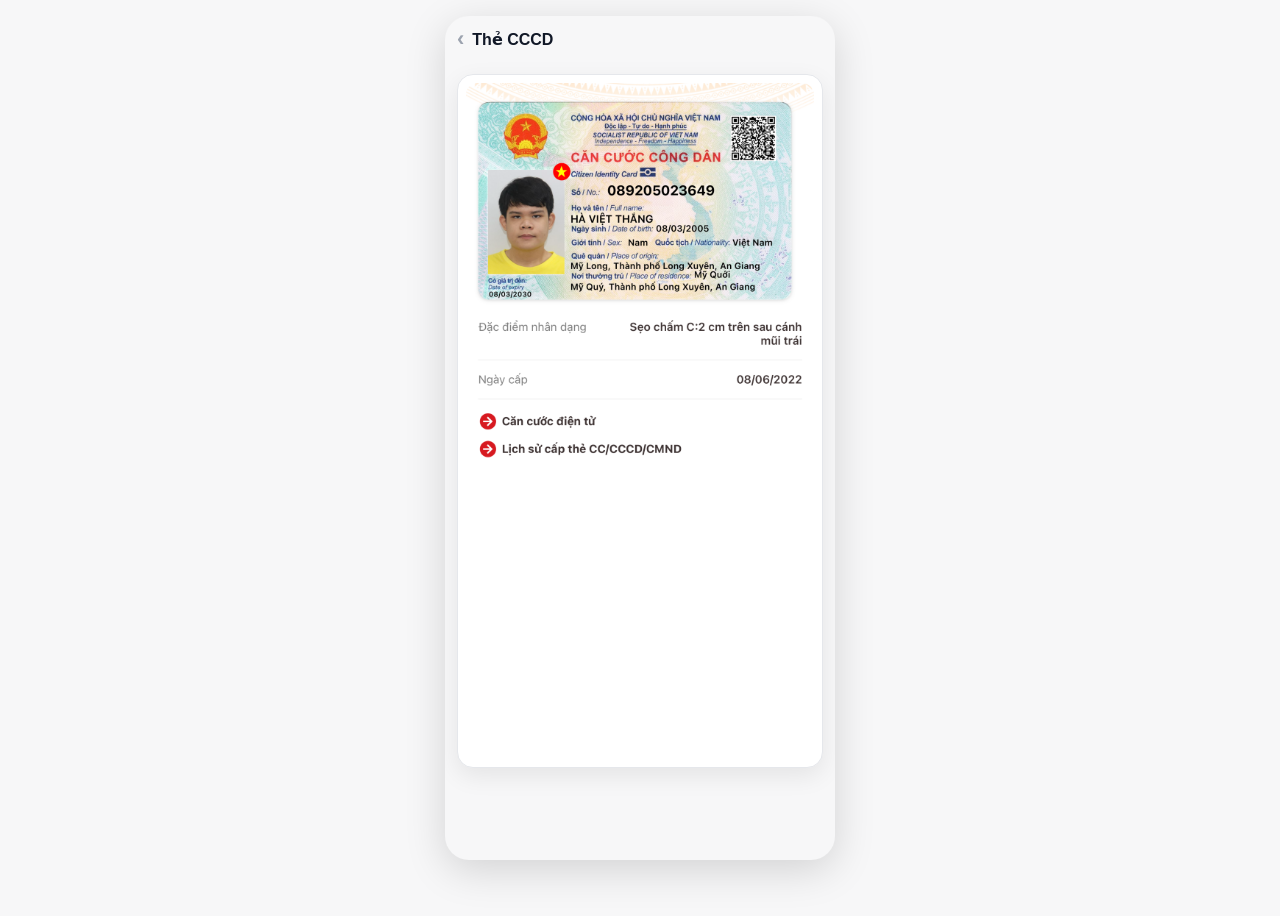
<file: public/vneid/vneid-cccd.html>
<!doctype html>
<html lang="vi">
<head>
  <meta charset="utf-8">
  <meta name="viewport" content="width=device-width, initial-scale=1">
  <title>Thẻ CCCD</title>
  <link rel="stylesheet" href="assets/css/vneid-mock.css?v=base">
  <style>
    /* Page-specific minimal chrome */
    body.vneid.cccd { background: var(--bg); }
    .topbar { position: sticky; top: 0; z-index: 10; background: transparent; padding: 12px 12px 0; }
    .backlink { display:inline-flex; align-items:center; gap:8px; text-decoration:none; color: var(--ink); font-weight:700; }
    .backlink .chev { font-size:22px; line-height:1; }
    .wrap { padding: 12px; }
    .card { background:#fff; border-radius:16px; padding:8px; box-shadow: 0 8px 24px rgba(0,0,0,.08); }
    .card img { display:block; width:100%; height:auto; border-radius:12px; }
  
  /* Phone frame for desktop preview */
  .phone {
    width: 390px;
    min-height: 844px;
    margin: 16px auto;
    border-radius: 24px;
    overflow: hidden;
    box-shadow: 0 10px 40px rgba(0,0,0,.15);
    background: var(--bg);
    border:none; /* optional bezel */
  }
  .phone .topbar { padding: 12px; background: transparent; }
  .phone .wrap { padding: 12px; }

</style>
</head>
<body class="vneid cccd">
  <div class="phone">
  <div class="topbar">
    <a class="backlink" href="vneid-home.html"><span class="chev">‹</span><span>Thẻ CCCD</span></a>
  </div>
  <div class="wrap">
    <div class="card">
      <img src="assets/images/vneid-card1.png" alt="Thẻ CCCD">
    </div>
  </div>
  </div>
</body>
</html>
</file>
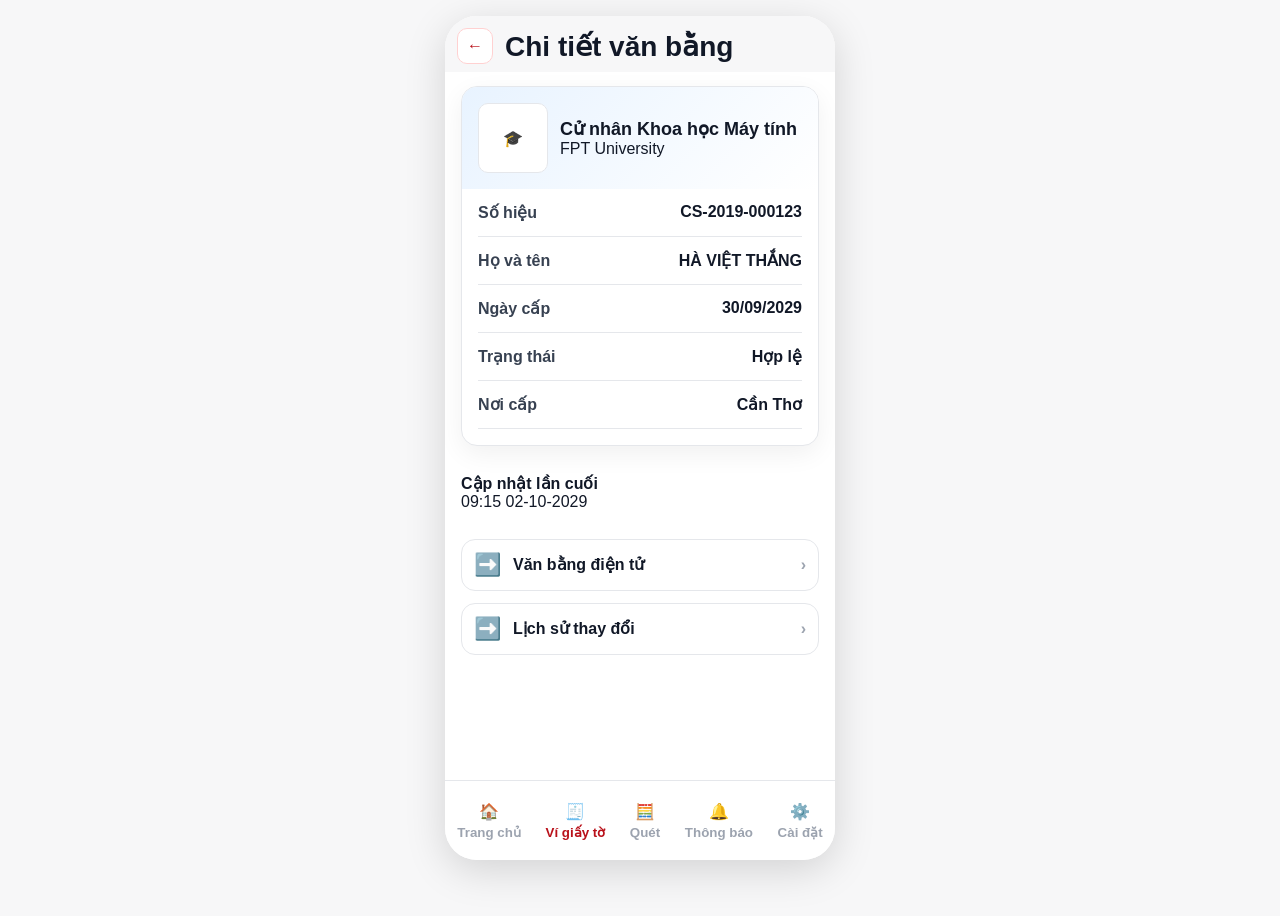
<file: public/vneid/vneid-diploma-detail.html>
<!DOCTYPE html>
<html lang="vi">
<head>
<meta charset="utf-8">
<meta name="viewport" content="width=device-width,initial-scale=1,maximum-scale=1,user-scalable=no">
<title>VNeID — Chi tiết văn bằng (mock)</title>
<link rel="stylesheet" href="assets/css/vneid-mock.css?v=base">
</head>
<body>
<div class="device">

  <div class="header-bar" style="background:var(--bg)">
    <a class="back" href="vneid-diplomas.html">←</a>
    <div class="title">Chi tiết văn bằng</div>
  </div>

  <div class="section">
    <div class="card" style="padding:0; overflow:hidden">
      <div style="background:linear-gradient(135deg,#e8f3ff,#fff); padding:16px">
        <div style="display:flex; align-items:center; gap:12px">
          <div style="width:70px;height:70px;border-radius:10px;background:#fff;display:grid;place-items:center;border:1px solid var(--line)">🎓</div>
          <div>
            <div id="vb-title" style="font-weight:900; font-size:18px">Văn bằng</div>
            <div id="vb-issuer" class="muted">Đơn vị cấp</div>
          </div>
        </div>
      </div>
      <div class="detail" style="padding:0 16px 16px 16px">
        <div class="kv"><div class="k">Số hiệu</div><div id="vb-code" class="v">—</div></div>
        <div class="kv"><div class="k">Họ và tên</div><div class="v">HÀ VIỆT THẮNG</div></div>
        <div class="kv"><div class="k">Ngày cấp</div><div id="vb-date" class="v">—</div></div>
        <div class="kv"><div class="k">Trạng thái</div><div class="v">Hợp lệ</div></div>
        <div class="kv"><div class="k">Nơi cấp</div><div id="vb-place" class="v">—</div></div>
      </div>
    </div>
  </div>

  <div class="section">
    <div class="muted" style="font-weight:700">Cập nhật lần cuối</div>
    <div class="muted" id="vb-upd">08:10 13-09-2025</div>
  </div>

  <div class="section">
    <div class="list">
      <a class="item" href="#"><div style="font-size:22px">➡️</div><div class="meta"><div style="font-weight:800">Văn bằng điện tử</div></div><div class="chev">›</div></a>
      <a class="item" href="#"><div style="font-size:22px">➡️</div><div class="meta"><div style="font-weight:800">Lịch sử thay đổi</div></div><div class="chev">›</div></a>
    </div>
  </div>

  <div class="bottom-nav">
    <a class="navbtn" href="vneid-home.html"><div>🏠</div><small>Trang chủ</small></a>
    <a class="navbtn active" href="vneid-diplomas.html"><div>🧾</div><small>Ví giấy tờ</small></a>
    <a class="navbtn" href="#"><div>🧮</div><small>Quét</small></a>
    <a class="navbtn" href="#"><div>🔔</div><small>Thông báo</small></a>
    <a class="navbtn" href="#"><div>⚙️</div><small>Cài đặt</small></a>
  </div>

</div>

<script>
// simple demo data
const images = {
  gk: "../assets/img/gk.jpg",
  cc: "../assets/img/cc-ielts.jpg",
  vb: "../assets/img/vb-thpt.webp",
  degree: "../assets/img/vb-thpt.webp",
  ielts: "../assets/img/cc-ielts.jpg",
  hs: "../assets/img/vb-thpt.webp"
};
const data = {
  gk: { title: "Giấy khen Sinh viên Xuất sắc", issuer: "ĐH FPT Cần Thơ", code: "GK-2025-001", date: "20/10/2025", place: "Cần Thơ", upd: "10:00 21-10-2025" },
  cc: { title: "Chứng chỉ IELTS 8.0", issuer: "IDP Vietnam", code: "CC-2024-042", date: "20/04/2023", place: "TP. Hồ Chí Minh", upd: "09:30 20-04-2023" },
  vb: { title: "Bằng tốt nghiệp THPT", issuer: "Sở GD&ĐT Cần Thơ", code: "VB-2023-THPT", date: "15/07/2023", place: "Cần Thơ", upd: "08:45 16-07-2023" },
  degree: {
    title: "Cử nhân Khoa học Máy tính",
    issuer: "FPT University",
    code: "CS-2019-000123",
    date: "30/09/2029",
    place: "Cần Thơ",
    upd: "09:15 02-10-2029"
  },
  ielts: {
    title: "Chứng chỉ IELTS 8.0",
    issuer: "IDP Vietnam",
    code: "A1-IELTS-248901",
    date: "10/05/2024",
    place: "TP. Hồ Chí Minh",
    upd: "11:02 12-05-2024"
  },
  hs: {
    title: "Bằng tốt nghiệp THPT",
    issuer: "Sở GD&ĐT Cần Thơ",
    code: "HS-2023-557812",
    date: "15/07/2023",
    place: "Cần Thơ",
    upd: "08:30 20-07-2023"
  }
};
const id = new URLSearchParams(location.search).get('id') || 'degree';
const item = data[id];
if(item){
  document.getElementById('vb-title').textContent = item.title;
  document.getElementById('vb-issuer').textContent = item.issuer;
  document.getElementById('vb-code').textContent = item.code;
  document.getElementById('vb-date').textContent = item.date;
  document.getElementById('vb-place').textContent = item.place;
  document.getElementById('vb-upd').textContent = item.upd;
  const src = images[id]; if(src){ document.getElementById('vb-img').src = src; } else { document.getElementById('vb-image').style.display='none'; }
}
</script>
</body>
</html>
</file>
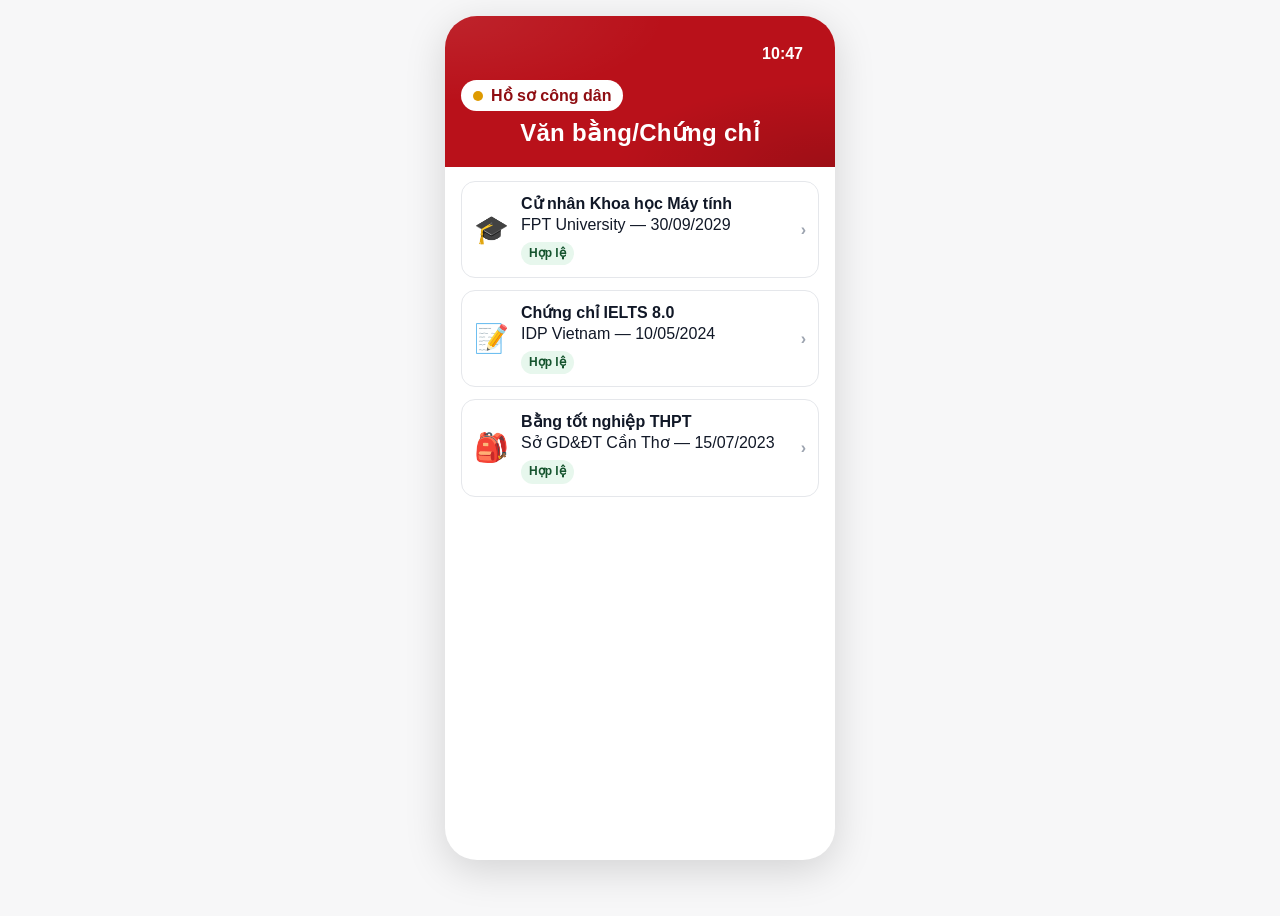
<file: public/vneid/vneid-diplomas.html>
<!DOCTYPE html>
<html lang="vi">
<head>
<meta charset="utf-8">
<meta name="viewport" content="width=device-width,initial-scale=1,maximum-scale=1,user-scalable=no">
<title>VNeID — Văn bằng/Chứng chỉ (mock)</title>
<link rel="stylesheet" href="assets/css/vneid-mock.css?v=base">
</head>
<body>
<div class="device">

  <div class="header">
    <div class="status-bar">10:47</div>
    <div class="badge"><span class="dot"></span> Hồ sơ công dân</div>
    <div class="name" style="font-size:24px">Văn bằng/Chứng chỉ</div>
  </div>

  <div class="section">
    <div class="list">
      <a class="item" href="vneid-diploma-detail.html?id=degree">
        <div style="font-size:28px">🎓</div>
        <div class="meta">
          <div style="font-weight:800">Cử nhân Khoa học Máy tính</div>
          <div class="muted">FPT University — 30/09/2029</div>
          <div class="badge-state state-valid" style="display:inline-block; margin-top:6px">Hợp lệ</div>
        </div>
        <div class="chev">›</div>
      </a>

      <a class="item" href="vneid-diploma-detail.html?id=ielts">
        <div style="font-size:28px">📝</div>
        <div class="meta">
          <div style="font-weight:800">Chứng chỉ IELTS 8.0</div>
          <div class="muted">IDP Vietnam — 10/05/2024</div>
          <div class="badge-state state-valid" style="display:inline-block; margin-top:6px">Hợp lệ</div>
        </div>
        <div class="chev">›</div>
      </a>

      <a class="item" href="vneid-diploma-detail.html?id=hs">
        <div style="font-size:28px">🎒</div>
        <div class="meta">
          <div style="font-weight:800">Bằng tốt nghiệp THPT</div>
          <div class="muted">Sở GD&ĐT Cần Thơ — 15/07/2023</div>
          <div class="badge-state state-valid" style="display:inline-block; margin-top:6px">Hợp lệ</div>
        </div>
        <div class="chev">›</div>
      </a>
    </div>
  </div>
</file>
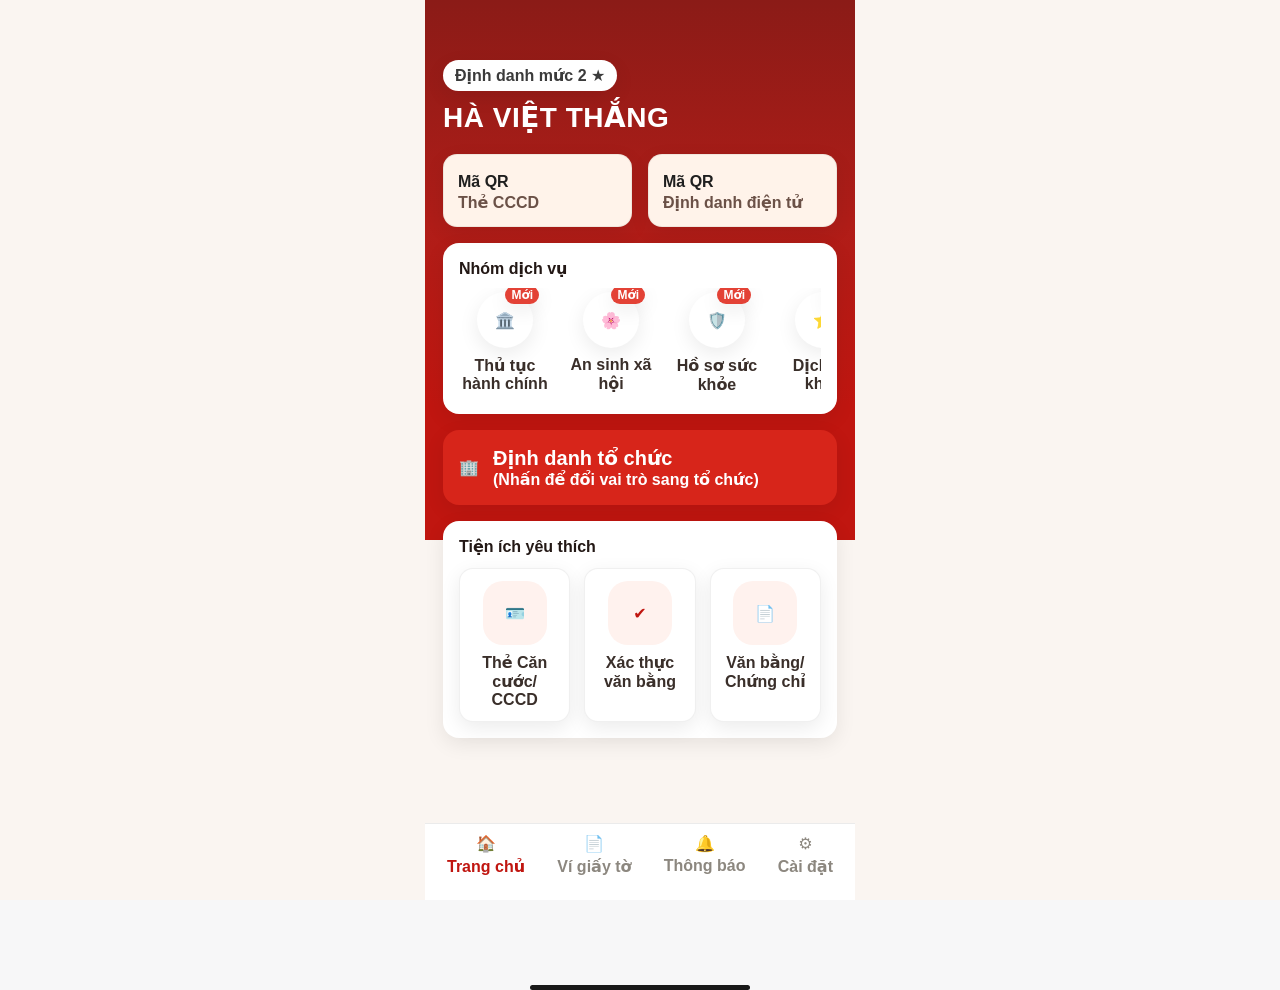
<file: public/vneid/vneid-home.html>
<!doctype html>
<html lang="vi">
<head>
<meta charset="utf-8">
<meta name="viewport" content="width=device-width, initial-scale=1">
<title>VNeID — Trang chủ (mock)</title>
<link rel="stylesheet" href="assets/css/vneid-mock.css?v=base">
<link rel="stylesheet" href="assets/css/vneid-home.css?v=home">
</head>
<body class="vneid home">
<div class="v-app">
  <div class="v-safe"></div>

  <div class="v-header">
    <div class="v-badge">Định danh mức 2 ★</div>
    <div class="v-name">Hà Việt Thắng</div>
  </div>

  <div class="v-panels">
    <div class="v-panel">
      <div class="p-title">Mã QR</div>
      <div class="p-sub">Thẻ CCCD</div>
    </div>
    <div class="v-panel">
      <div class="p-title">Mã QR</div>
      <div class="p-sub">Định danh điện tử</div>
    </div>
  </div>

  <div class="v-groups">
    <div class="title">Nhóm dịch vụ</div>
    <div class="v-chiplist">
      <div class="v-chip"><div class="dot"><span class="ribbon">Mới</span>🏛️</div><div class="label">Thủ tục<br>hành chính</div></div>
      <div class="v-chip"><div class="dot"><span class="ribbon">Mới</span>🌸</div><div class="label">An sinh xã<br>hội</div></div>
      <div class="v-chip"><div class="dot"><span class="ribbon">Mới</span>🛡️</div><div class="label">Hồ sơ sức<br>khỏe</div></div>
      <div class="v-chip"><div class="dot"><span class="ribbon">Mới</span>⭐</div><div class="label">Dịch vụ<br>khác</div></div>
    </div>
  </div>

  <div class="v-banner">
    <div class="icon">🏢</div>
    <div>
      <div class="title">Định danh tổ chức</div>
      <div class="v-sub">(Nhấn để đổi vai trò sang tổ chức)</div>
    </div>
  </div>

  <div class="v-card-wrap">
    <div class="title">Tiện ích yêu thích</div>
    <div class="v-favs">
      <a class="v-fav" href="vneid-cccd.html" data-link="vneid-diplomas.html">
        <div class="icon">🪪</div><div class="name">Thẻ Căn cước/ CCCD</div>
      </a>
      <a class="v-fav" href="vneid-verify.html" data-link="vneid-verify.html">
        <div class="icon">✔️</div><div class="name">Xác thực văn bằng</div>
      </a>
      <a class="v-fav" href="vneid-diplomas.html" data-link="vneid-diplomas.html">
        <div class="icon">📄</div><div class="name">Văn bằng/ Chứng chỉ</div>
      </a>
    </div>
  </div>

  <div style="height:40px"></div>
</div>

<div class="v-tabbar">
  <a class="v-tab active" href="vneid-home.html">🏠<div>Trang chủ</div></a>
  <a class="v-tab" href="vneid-diplomas.html">📄<div>Ví giấy tờ</div></a>
  <a class="v-tab" href="vneid-home.html#thong-bao">🔔<div>Thông báo</div></a>
  <a class="v-tab" href="vneid-home.html#caidat">⚙️<div>Cài đặt</div></a>
</div>
<div class="v-swipe"></div>

<script src="assets/js/vneid.js"></script>
</body>
</html>
</file>
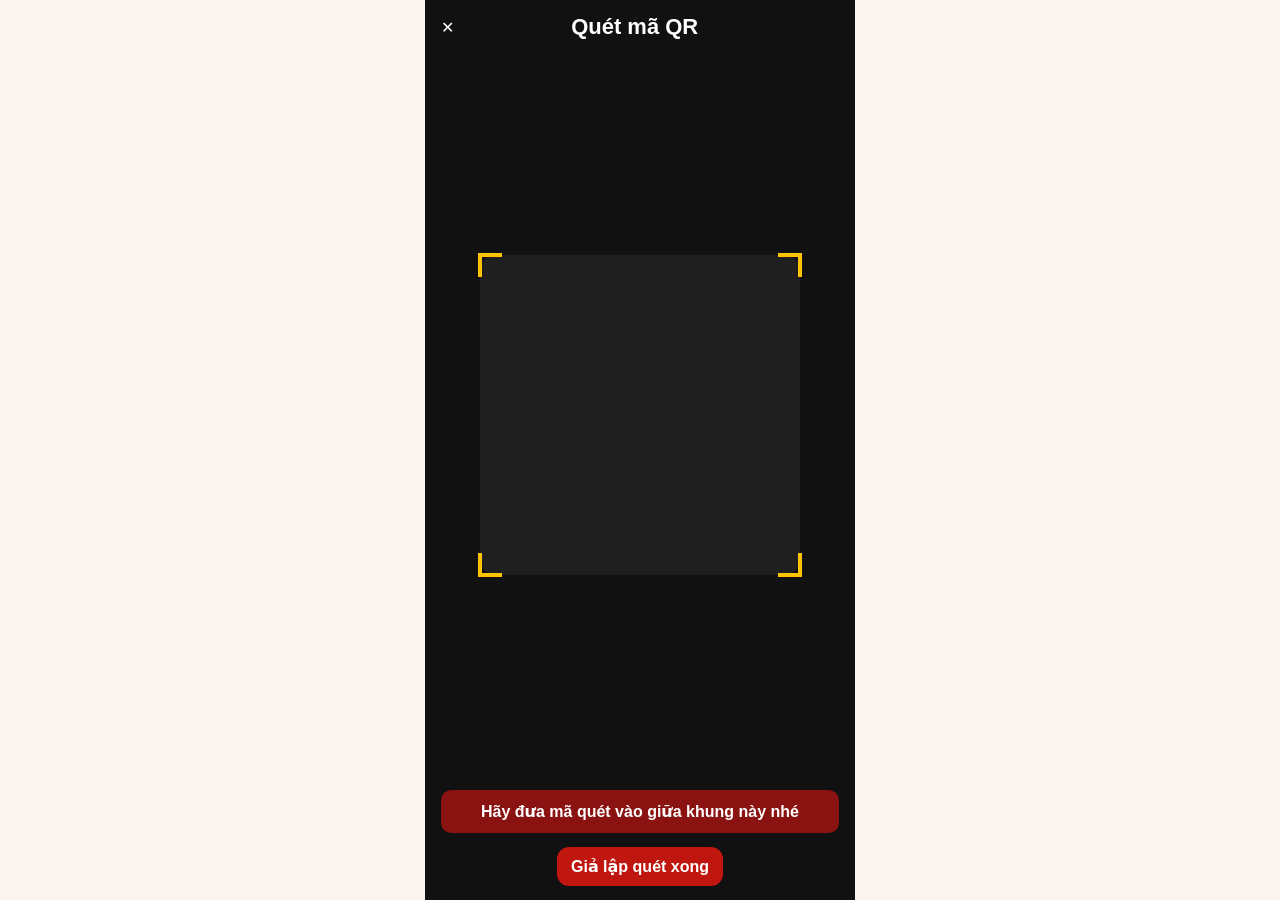
<file: public/vneid/vneid-scan.html>
<!doctype html>
<html lang="vi">
<head>
<meta charset="utf-8">
<meta name="viewport" content="width=device-width, initial-scale=1">
<title>Quét mã QR — VNeID (mock)</title>
<style>
  .scan-wrap{ max-width:430px;margin:0 auto;min-height:100vh;background:#111;color:#fff;display:flex;flex-direction:column; }
  .scan-top{ display:flex;align-items:center;justify-content:space-between;padding:14px 16px; }
  .scan-title{ font-weight:900;font-size:22px; }
  .scan-area{ flex:1; display:flex; align-items:center; justify-content:center; }
  .frame{ width:320px; height:320px; border-radius:16px; background:rgba(255,255,255,.06); position:relative; }
  .corner{ position:absolute; width:24px; height:24px; border:4px solid #ffc400; }
  .corner.tl{ top:-2px; left:-2px; border-right:none;border-bottom:none; }
  .corner.tr{ top:-2px; right:-2px; border-left:none;border-bottom:none; }
  .corner.bl{ bottom:-2px; left:-2px; border-right:none;border-top:none; }
  .corner.br{ bottom:-2px; right:-2px; border-left:none;border-top:none; }
  .scan-bottom{ padding:14px 16px; }
  .scan-note{ background:#8a1210; padding:12px 14px; border-radius:10px; text-align:center; font-weight:800; }
  .scan-action{ text-align:center; margin-top:14px; }
</style>
<link rel="stylesheet" href="assets/css/vneid-mock.css?v=base">
</head>
<body class="vneid">
<div class="scan-wrap">
  <div class="scan-top">
    <a class="v-back" style="color:#fff" href="vneid-verify.html">✕</a>
    <div class="scan-title">Quét mã QR</div>
    <div style="width:24px"></div>
  </div>

  <div class="scan-area">
    <div class="frame">
      <div class="corner tl"></div>
      <div class="corner tr"></div>
      <div class="corner bl"></div>
      <div class="corner br"></div>
    </div>
  </div>

  <div class="scan-bottom">
    <div class="scan-note">Hãy đưa mã quét vào giữa khung này nhé</div>
    <div class="scan-action">
      <!-- Mock “scan completed” -->
      <a class="v-btn" href="vneid-diplomas.html?q=A123456">Giả lập quét xong</a>
    </div>
  </div>
</div>
</body>
</html>
</file>
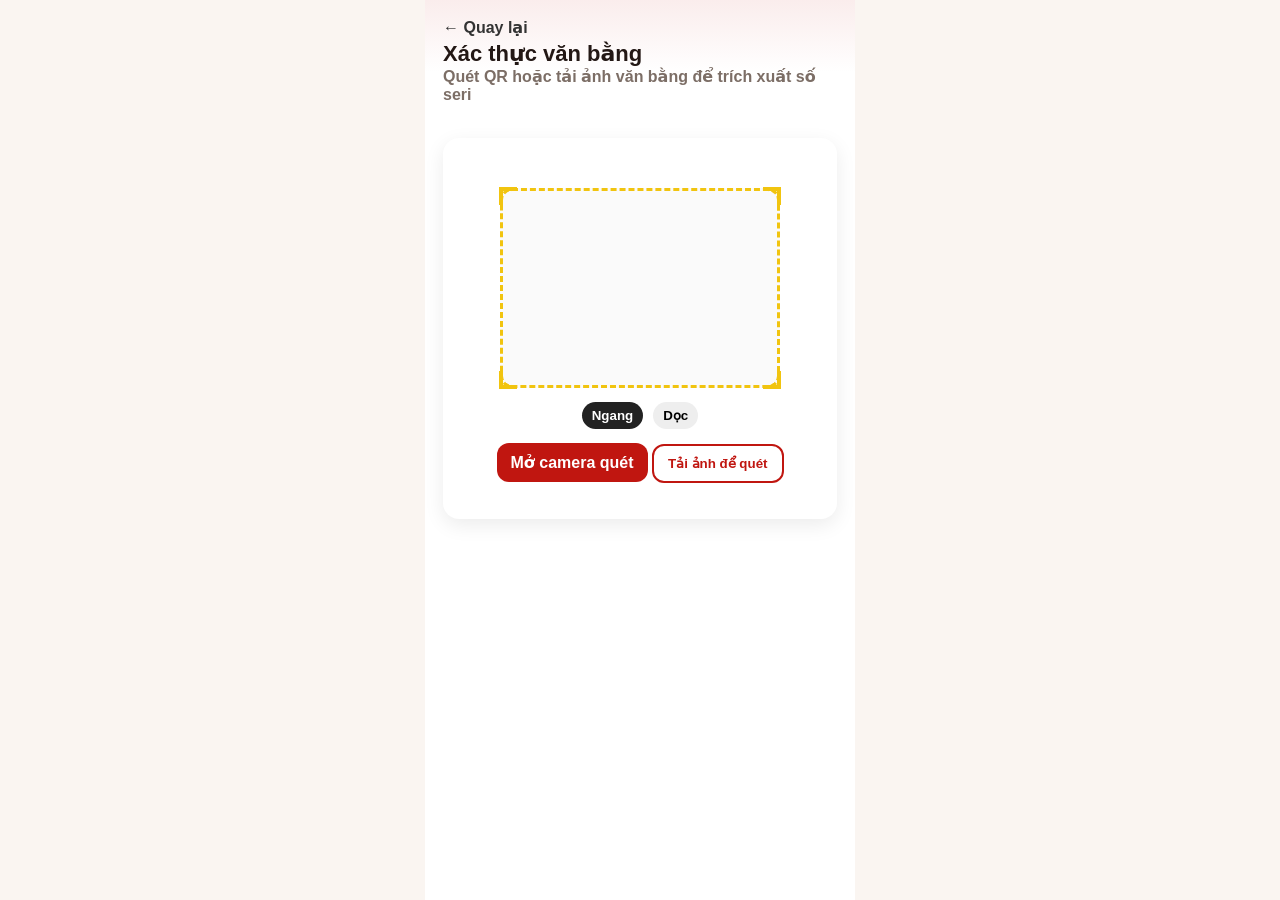
<file: public/vneid/vneid-verify.html>
<!doctype html>
<html lang="vi">
<head>
<meta charset="utf-8">
<meta name="viewport" content="width=device-width, initial-scale=1">
<title>Xác thực văn bằng — VNeID (mock)</title>
<link rel="stylesheet" href="assets/css/vneid-mock.css?v=base">
</head>
<body class="vneid">
<div class="v-page">
  <div class="v-top">
    <a class="v-back" href="vneid-home.html">← Quay lại</a>
    <div class="v-title">Xác thực văn bằng</div>
    <div class="v-sub">Quét QR hoặc tải ảnh văn bằng để trích xuất số seri</div>
  </div>

  <div class="v-verify-card">
    <div class="v-verify-hero">
      <div class="v-qr-box">
        <div class="v-qr-corner tl"></div>
        <div class="v-qr-corner tr"></div>
        <div class="v-qr-corner bl"></div>
        <div class="v-qr-corner br"></div>
      </div>

      <div class="v-tog">
        <button class="active" data-orient="landscape">Ngang</button>
        <button data-orient="portrait">Dọc</button>
      </div>

      <div style="text-align:center;margin-top:14px;">
        <a class="v-btn" href="vneid-scan.html">Mở camera quét</a>
        <button class="v-btn outline" id="openFileScan">Tải ảnh để quét</button>
      </div>
    </div>
  </div>
</div>
<script src="assets/js/vneid.js"></script>
</body>
</html>
</file>
<file: public/vneid/assets/css/vneid-mock.css>
:root{
  --vneid-red:#b9111a;
  --vneid-red-dark:#8f0d12;
  --vneid-amber:#de9a00;
  --ink:#111827;
  --muted:#6b7280;
  --bg:#f7f7f8;
  --card:#ffffff;
  --line:#e5e7eb;
}

*{box-sizing:border-box}
html,body{height:100%;margin:0;padding:0;font-family: -apple-system, BlinkMacSystemFont, "Segoe UI", Roboto, Helvetica, Arial, "Apple Color Emoji","Segoe UI Emoji"; background:var(--bg); color:var(--ink)}

.device{
  width:390px; height:844px; 
  margin:16px auto; border-radius:32px; overflow:hidden;
  box-shadow:0 10px 40px rgba(0,0,0,.15);
  background:#fff; position:relative;
  border:none; /* phone bezel */
}
.status-bar{height:52px; display:flex; align-items:center; justify-content:flex-end; padding:0 16px; color:#fff; gap:12px; font-weight:600}
.header{
  background:var(--vneid-red);
  background-image:
    radial-gradient(ellipse at top left, rgba(255,255,255,.08), transparent 40%),
    radial-gradient(ellipse at bottom right, rgba(0,0,0,.15), transparent 40%);
  color:#fff;
  padding:12px 16px 16px 16px;
  position:relative;
}
.header .name{font-size:28px; font-weight:800; letter-spacing:.3px; text-align:center; margin:8px 0 4px}
.badge{background:#fff; color:var(--vneid-red-dark); border-radius:999px; padding:6px 12px; font-weight:700; display:inline-flex; align-items:center; gap:8px}
.badge .dot{width:10px; height:10px; background:var(--vneid-amber); border-radius:50%}
.search-pill{position:absolute; right:16px; top:16px; width:38px; height:38px; background:#fff; color:#111; border-radius:999px; display:grid; place-items:center; font-weight:800}

.banner-row{display:flex; gap:16px; padding:12px 16px 0 16px}
.banner{
  flex:1; background:#f0c98a; border-radius:18px; padding:14px;
  box-shadow: inset 0 0 0 2px rgba(255,255,255,.6);
  color:#5b3b00; font-weight:700; min-height:86px;
}
.banner .title{font-size:16px; line-height:1.2}
.section{padding:14px 16px}
.section h3{margin:0 0 10px 0; font-size:22px}

.group-icons{display:flex; gap:18px; overflow-x:auto; padding-bottom:8px}
.gicon{
  min-width:72px; text-align:center;
}
.gicon .circle{
  width:60px; height:60px; border-radius:999px; background:#fff; box-shadow: 0 4px 14px rgba(0,0,0,.08);
  border:6px solid var(--vneid-red); position:relative; margin:0 auto 8px;
}
.gicon .circle::after{content:""; position:absolute; right:-8px; top:-8px; width:26px; height:26px; background:var(--vneid-red); color:#fff; font-weight:800; display:grid; place-items:center; border-radius:999px; box-shadow:0 2px 8px rgba(0,0,0,.2)}
.gicon .label{font-weight:700; color:#333; font-size:14px}

.card{
  background:var(--card); border-radius:16px; box-shadow:0 8px 26px rgba(0,0,0,.06);
  border:1px solid var(--line); padding:14px;
}
.organize-card{display:flex; align-items:center; justify-content:space-between; gap:12px}
.organize-card .title{font-size:22px; font-weight:800}
.badge-mini{background:#fff0f0; color:var(--vneid-red); padding:6px 10px; border-radius:999px; font-weight:700}

.tools-grid{display:grid; grid-template-columns:repeat(3,1fr); gap:16px}
.tool{
  background:#fff; border-radius:22px; padding:12px; text-align:center; box-shadow:0 6px 22px rgba(0,0,0,.05); border:1px solid var(--line);
  cursor:pointer; user-select:none; text-decoration:none; color:inherit;
}
.tool .ticon{width:64px; height:64px; border-radius:22px; display:grid; place-items:center; margin:6px auto 10px; background:linear-gradient(180deg, #fff, #ffe7e7); border:1px solid #ffd0d0}
.tool .label{font-weight:700}

.bottom-nav{
  position:absolute; left:0; right:0; bottom:0; height:80px; border-top:1px solid var(--line); background:#fff; display:flex; justify-content:space-around; align-items:center;
}
.bottom-nav .navbtn{display:flex; flex-direction:column; align-items:center; gap:4px; color:#9ca3af; font-weight:700; text-decoration:none}
.bottom-nav .navbtn.active{color:var(--vneid-red)}

.chev{margin-left:auto; color:#9ca3af; font-weight:900}

.list{display:flex; flex-direction:column; gap:12px}
.list .item{display:flex; align-items:center; gap:12px; padding:12px; border-radius:14px; background:#fff; border:1px solid var(--line)}
.list .item .meta{line-height:1.3}
.badge-state{font-weight:800; font-size:12px; padding:4px 8px; border-radius:999px}
.state-valid{background:#e7f7ed; color:#14532d}
.state-expired{background:#fff5e6; color:#8b4b00}

.header-bar{display:flex; align-items:center; gap:12px; padding:12px 12px 8px 12px}
.header-bar .title{font-size:28px; font-weight:800}

.detail .kv{display:flex; justify-content:space-between; padding:14px 0; border-bottom:1px solid var(--line)}
.detail .kv .k{color:#374151; font-weight:700}
.detail .kv .v{color:#111827; font-weight:800}

.back{width:36px; height:36px; display:grid; place-items:center; border-radius:10px; background:#fff; color:var(--vneid-red); border:1px solid #ffd1d1; cursor:pointer}
a{text-decoration:none; color:inherit}

/* ---- MERGED FROM verify ZIP ---- */

:root{
  --v-red:#c01610;
  --v-red-deep:#a50f0b;
  --v-bg:#faf5f1;
  --v-text:#231815;
  --v-muted:#7b6f66;
  --v-card:#fff3ea;
  --v-chip:#e34236;
  --v-shadow:0 6px 20px rgba(0,0,0,.08);
}

/* Scope all styles to avoid clashes */
body.vneid{
  margin:0;
  background:var(--v-bg);
  color:var(--v-text);
  font-family:-apple-system,BlinkMacSystemFont,"SF Pro Text","Helvetica Neue",Arial,system-ui,sans-serif;
}

/* Home */
.v-app{
  max-width:430px; margin:0 auto; min-height:100vh;
  background:linear-gradient(180deg,#8b1b17 0%, #b01d18 25%, #c01610 45%, #c01610 60%, var(--v-bg) 60%);
}
.v-safe{ height:48px; }
.v-header{ padding:12px 18px 6px; color:#fff; }
.v-badge{ display:inline-flex; align-items:center; gap:8px; background:#fff; color:#3b3b3b; border-radius:999px; padding:6px 12px; font-weight:700; box-shadow: var(--v-shadow); }
.v-name{ font-size:28px; font-weight:800; letter-spacing:.5px; margin:10px 0 14px; color:#fff; text-transform:uppercase; }

.v-panels{ display:flex; gap:16px; padding:0 18px; }
.v-panel{ flex:1; background:var(--v-card); border-radius:14px; padding:14px; box-shadow: var(--v-shadow); border:1px solid rgba(0,0,0,.06); }
.v-panel .p-title{ font-weight:800; color:#1f1f1f; margin:4px 0 2px; }
.v-panel .p-sub{ color:#6b5147; font-weight:700; }

.v-groups{ background:#fff; margin:16px 18px; border-radius:16px; padding:16px; box-shadow: var(--v-shadow); }
.v-groups .title{ font-weight:900; margin-bottom:10px; }
.v-chiplist{ display:flex; gap:18px; overflow-x:auto; padding:4px 2px; }
.v-chip{ display:flex; flex-direction:column; align-items:center; gap:8px; min-width:88px; }
.v-chip .dot{ width:56px; height:56px; border-radius:50%; background:#fff; box-shadow: var(--v-shadow); display:flex; align-items:center; justify-content:center; position:relative; }
.v-chip .ribbon{ position:absolute; top:-6px; right:-6px; background:var(--v-chip); color:#fff; font-size:12px; font-weight:800; padding:2px 6px; border-radius:999px; box-shadow: var(--v-shadow); }
.v-chip .label{ text-align:center; color:#3a2f2a; font-weight:800; }

.v-banner{ margin:12px 18px; background:#d7251a; color:#fff; border-radius:16px; padding:16px; display:flex; align-items:center; gap:14px; box-shadow: var(--v-shadow); }
.v-banner .title{ font-size:20px; font-weight:900; }

.v-card-wrap{ background:#fff; margin:16px 18px; border-radius:16px; padding:16px; box-shadow: var(--v-shadow); }
.v-card-wrap .title{ font-weight:900; margin-bottom:12px; }
.v-favs{ display:flex; justify-content:space-between; gap:14px; }
.v-fav{ flex:1; background:#fff; border:1px solid rgba(0,0,0,.06); border-radius:14px; padding:12px; text-align:center; box-shadow: var(--v-shadow); text-decoration:none; color:inherit; }
.v-fav .icon{ width:64px; height:64px; margin:0 auto 8px; background:#fff2ee; border-radius:20px; display:flex; align-items:center; justify-content:center; font-weight:900; color:var(--v-red); }
.v-fav .name{ font-weight:800; color:#3a2f2a; }

.v-tabbar{ position:sticky; bottom:0; background:#fff; padding:10px 22px 24px; border-top:1px solid rgba(0,0,0,.08); display:flex; justify-content:space-between; max-width:430px; margin:0 auto; }
.v-tab{ display:flex; flex-direction:column; align-items:center; gap:4px; text-decoration:none; color:#8c877f; font-weight:700; }
.v-tab.active{ color:var(--v-red); }
.v-swipe{ width:220px; height:5px; border-radius:999px; background:#000; opacity:.9; margin:8px auto 0; }

/* Generic pages */
.v-page{ max-width:430px; margin:0 auto; background:#fff; min-height:100vh; }
.v-top{ background:linear-gradient(180deg, rgba(192,22,16,.08) 0%, transparent 60%); padding:18px; }
.v-title{ font-weight:900; font-size:22px; margin-top:4px; }
.v-back{ text-decoration:none; color:#333; font-weight:900; display:inline-flex; align-items:center; gap:8px; }
.v-sub{ color:#7c6e66; font-weight:700; }

.v-card{ background:#fff; border-radius:16px; border:1px solid #eee; padding:14px; margin:12px 18px; box-shadow: var(--v-shadow); }
.v-row{ display:flex; gap:12px; align-items:center; }
.v-card .thumb{ width:72px; height:48px; border-radius:8px; background:#f2f2f2; object-fit:cover; }
.v-card .h{ font-weight:900; }
.v-card .s{ color:#6b6b6b; font-weight:700; }

.v-btn{ display:inline-flex; align-items:center; gap:8px; background:var(--v-red); color:#fff; border:none; padding:10px 14px; border-radius:12px; font-weight:900; text-decoration:none; }
.v-btn.outline{ background:#fff; color:var(--v-red); border:2px solid var(--v-red); }

.v-photo{ width:100%; border-radius:16px; box-shadow: var(--v-shadow); }
.v-info{ padding:8px 18px 26px; }
.v-info .line{ display:flex; justify-content:space-between; padding:14px 0; border-bottom:1px solid #eee; font-weight:800; color:#3a2f2a; }
.v-info .line .k{ color:#8a8179; font-weight:700; }

/* Verify / Scan */
.v-verify-hero{ padding:18px; }
.v-verify-card{ background:#fff; border-radius:16px; margin:16px 18px; padding:18px; box-shadow: var(--v-shadow); }
.v-qr-box{ width:280px; height:200px; margin:14px auto; border:3px dashed #f1c40f; border-radius:12px; position:relative; background:rgba(0,0,0,.02); }
.v-qr-corner{ position:absolute; width:18px; height:18px; border:4px solid #f1c40f; }
.v-qr-corner.tl{ top:-4px; left:-4px; border-right:none; border-bottom:none; }
.v-qr-corner.tr{ top:-4px; right:-4px; border-left:none; border-bottom:none; }
.v-qr-corner.bl{ bottom:-4px; left:-4px; border-right:none; border-top:none; }
.v-qr-corner.br{ bottom:-4px; right:-4px; border-left:none; border-top:none; }
.v-tog{ display:flex; gap:10px; justify-content:center; margin-top:10px; }
.v-tog button{ background:#eee; border:none; padding:6px 10px; border-radius:999px; font-weight:800; }
.v-tog button.active{ background:#222; color:#fff; }

/* Bezel removed globally */
.device{border:none!important}
.phone{border:none!important}
</file>
<file: public/vneid/assets/css/vneid-home.css>
:root{
  --v-red:#c01610;
  --v-red-deep:#a50f0b;
  --v-bg:#faf5f1;
  --v-text:#231815;
  --v-muted:#7b6f66;
  --v-card:#fff3ea;
  --v-chip:#e34236;
  --v-shadow:0 6px 20px rgba(0,0,0,.08);
}

/* Scope all styles to avoid clashes */
body.vneid{
  margin:0;
  background:var(--v-bg);
  color:var(--v-text);
  font-family:-apple-system,BlinkMacSystemFont,"SF Pro Text","Helvetica Neue",Arial,system-ui,sans-serif;
}

/* Home */
body.vneid.home .v-app{
  max-width:430px; margin:0 auto; min-height:100vh;
  background:linear-gradient(180deg,#8b1b17 0%, #b01d18 25%, #c01610 45%, #c01610 60%, var(--v-bg) 60%);
}

/* Home: make the small hint text white */
body.vneid.home .v-banner .s,
body.vneid.home .org-hint {
  color: #fff !important;
}


body.vneid.home .v-safe{ height:48px; }
body.vneid.home .v-header{ padding:12px 18px 6px; color:#fff; }
body.vneid.home .v-badge{ display:inline-flex; align-items:center; gap:8px; background:#fff; color:#3b3b3b; border-radius:999px; padding:6px 12px; font-weight:700; box-shadow: var(--v-shadow); }
body.vneid.home .v-name{ font-size:28px; font-weight:800; letter-spacing:.5px; margin:10px 0 14px; color:#fff; text-transform:uppercase; }

body.vneid.home .v-panels{ display:flex; gap:16px; padding:0 18px; }
body.vneid.home .v-panel{ flex:1; background:var(--v-card); border-radius:14px; padding:14px; box-shadow: var(--v-shadow); border:1px solid rgba(0,0,0,.06); }
body.vneid.home .v-panel .p-title{ font-weight:800; color:#1f1f1f; margin:4px 0 2px; }
body.vneid.home .v-panel .p-sub{ color:#6b5147; font-weight:700; }

body.vneid.home .v-groups{ background:#fff; margin:16px 18px; border-radius:16px; padding:16px; box-shadow: var(--v-shadow); }
.v-groups .title{ font-weight:900; margin-bottom:10px; }
body.vneid.home .v-chiplist{ display:flex; gap:18px; overflow-x:auto; padding:4px 2px; }
body.vneid.home .v-chip{ display:flex; flex-direction:column; align-items:center; gap:8px; min-width:88px; }
body.vneid.home .v-chip .dot{ width:56px; height:56px; border-radius:50%; background:#fff; box-shadow: var(--v-shadow); display:flex; align-items:center; justify-content:center; position:relative; }
body.vneid.home .v-chip .ribbon{ position:absolute; top:-6px; right:-6px; background:var(--v-chip); color:#fff; font-size:12px; font-weight:800; padding:2px 6px; border-radius:999px; box-shadow: var(--v-shadow); }
body.vneid.home .v-chip .label{ text-align:center; color:#3a2f2a; font-weight:800; }

body.vneid.home .v-banner{ margin:12px 18px; background:#d7251a; color:#fff; border-radius:16px; padding:16px; display:flex; align-items:center; gap:14px; box-shadow: var(--v-shadow); }
body.vneid.home .v-banner .title{ font-size:20px; font-weight:900; }

body.vneid.home .v-card-wrap{ background:#fff; margin:16px 18px; border-radius:16px; padding:16px; box-shadow: var(--v-shadow); }
body.vneid.home .v-card-wrap .title{ font-weight:900; margin-bottom:12px; }
body.vneid.home .v-favs{ display:flex; justify-content:space-between; gap:14px; }
body.vneid.home .v-fav{ flex:1; background:#fff; border:1px solid rgba(0,0,0,.06); border-radius:14px; padding:12px; text-align:center; box-shadow: var(--v-shadow); text-decoration:none; color:inherit; }
body.vneid.home .v-fav .icon{ width:64px; height:64px; margin:0 auto 8px; background:#fff2ee; border-radius:20px; display:flex; align-items:center; justify-content:center; font-weight:900; color:var(--v-red); }
body.vneid.home .v-fav .name{ font-weight:800; color:#3a2f2a; }

body.vneid.home .v-tabbar{ position:sticky; bottom:0; background:#fff; padding:10px 22px 24px; border-top:1px solid rgba(0,0,0,.08); display:flex; justify-content:space-between; max-width:430px; margin:0 auto; }
body.vneid.home .v-tab{ display:flex; flex-direction:column; align-items:center; gap:4px; text-decoration:none; color:#8c877f; font-weight:700; }
body.vneid.home .v-tab.active{ color:var(--v-red); }
body.vneid.home .v-swipe{ width:220px; height:5px; border-radius:999px; background:#000; opacity:.9; margin:8px auto 0; }

/* Generic pages */
.v-page{ max-width:430px; margin:0 auto; background:#fff; min-height:100vh; }
.v-top{ background:linear-gradient(180deg, rgba(192,22,16,.08) 0%, transparent 60%); padding:18px; }
.v-title{ font-weight:900; font-size:22px; margin-top:4px; }
.v-back{ text-decoration:none; color:#333; font-weight:900; display:inline-flex; align-items:center; gap:8px; }
.v-sub{ color:#ffffff; font-weight:700; }

.v-card{ background:#fff; border-radius:16px; border:1px solid #eee; padding:14px; margin:12px 18px; box-shadow: var(--v-shadow); }
.v-row{ display:flex; gap:12px; align-items:center; }
.v-card .thumb{ width:72px; height:48px; border-radius:8px; background:#f2f2f2; object-fit:cover; }
.v-card .h{ font-weight:900; }
.v-card .s{ color:#6b6b6b; font-weight:700; }

.v-btn{ display:inline-flex; align-items:center; gap:8px; background:var(--v-red); color:#fff; border:none; padding:10px 14px; border-radius:12px; font-weight:900; text-decoration:none; }
.v-btn.outline{ background:#fff; color:var(--v-red); border:2px solid var(--v-red); }

.v-photo{ width:100%; border-radius:16px; box-shadow: var(--v-shadow); }
.v-info{ padding:8px 18px 26px; }
.v-info .line{ display:flex; justify-content:space-between; padding:14px 0; border-bottom:1px solid #eee; font-weight:800; color:#3a2f2a; }
.v-info .line .k{ color:#8a8179; font-weight:700; }

/* Verify / Scan */
.v-verify-hero{ padding:18px; }
.v-verify-card{ background:#fff; border-radius:16px; margin:16px 18px; padding:18px; box-shadow: var(--v-shadow); }
.v-qr-box{ width:280px; height:200px; margin:14px auto; border:3px dashed #f1c40f; border-radius:12px; position:relative; background:rgba(0,0,0,.02); }
.v-qr-corner{ position:absolute; width:18px; height:18px; border:4px solid #f1c40f; }
.v-qr-corner.tl{ top:-4px; left:-4px; border-right:none; border-bottom:none; }
.v-qr-corner.tr{ top:-4px; right:-4px; border-left:none; border-bottom:none; }
.v-qr-corner.bl{ bottom:-4px; left:-4px; border-right:none; border-top:none; }
.v-qr-corner.br{ bottom:-4px; right:-4px; border-left:none; border-top:none; }
.v-tog{ display:flex; gap:10px; justify-content:center; margin-top:10px; }
.v-tog button{ background:#eee; border:none; padding:6px 10px; border-radius:999px; font-weight:800; }
.v-tog button.active{ background:#222; color:#fff; }
</file>
